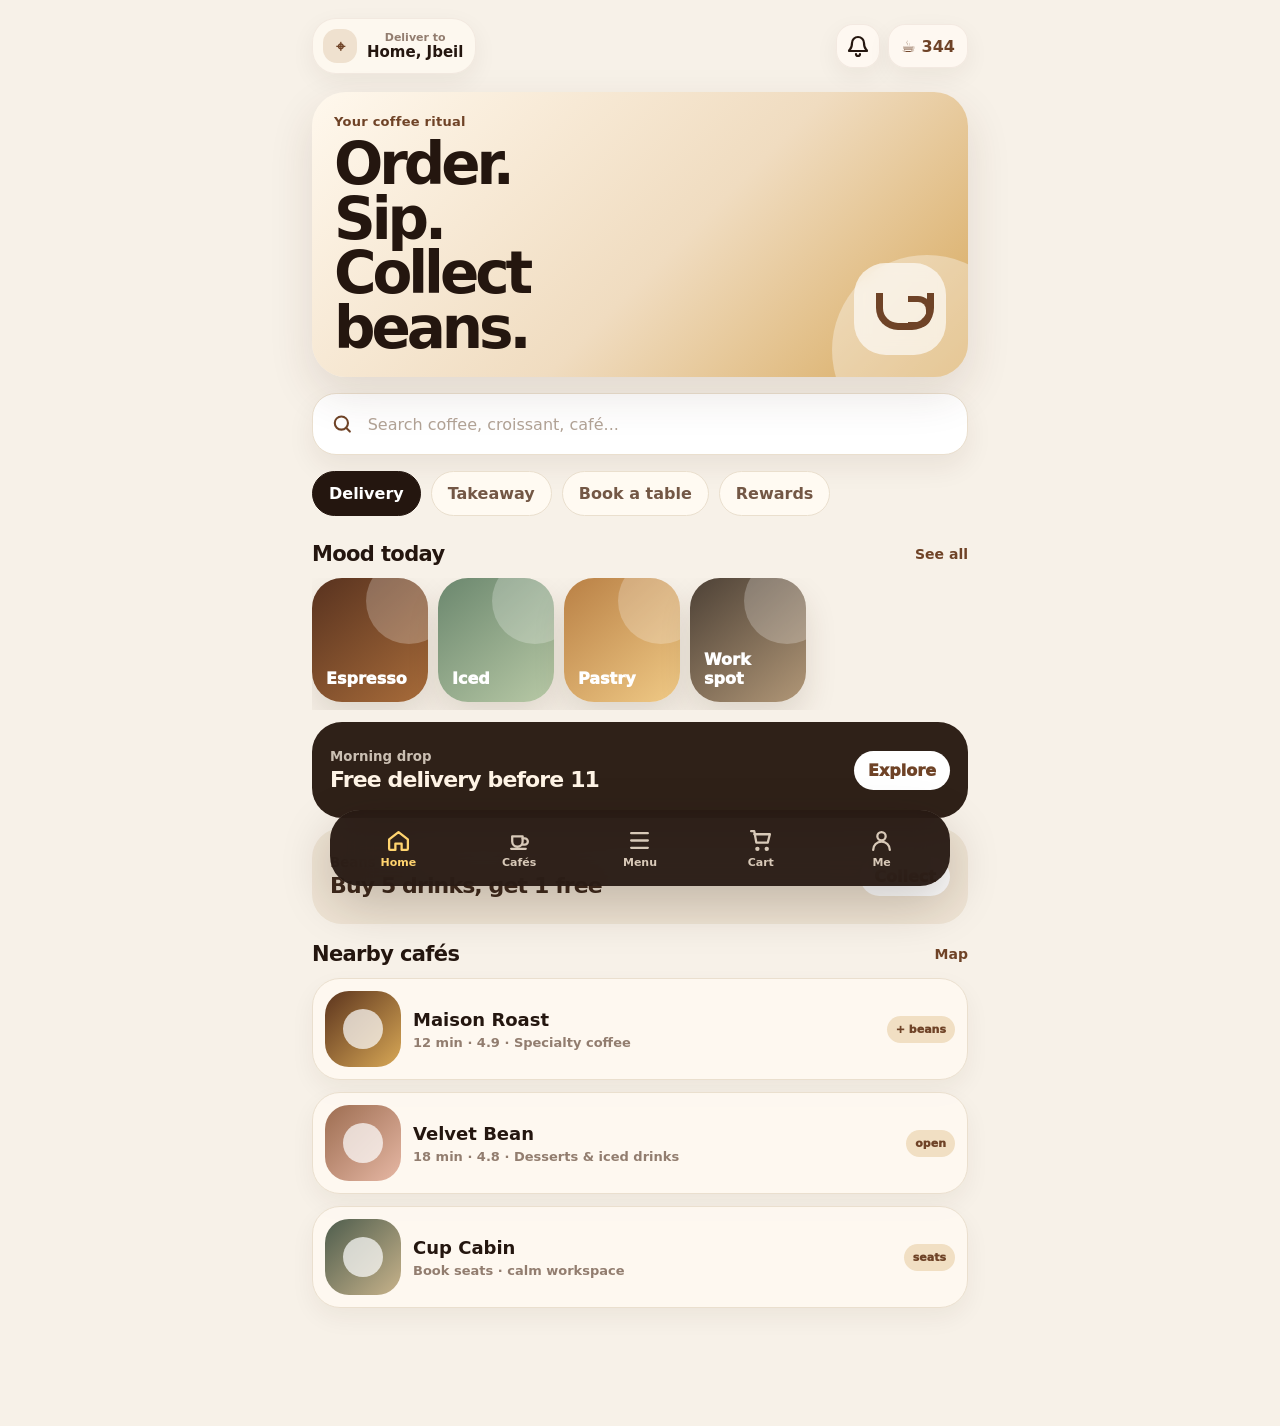
<file: index.html>
<!DOCTYPE html>
<html lang="en">
<head>
  <meta charset="UTF-8" />
  <meta name="viewport" content="width=device-width, initial-scale=1, maximum-scale=1, user-scalable=no, viewport-fit=cover" />
  <meta name="theme-color" content="#f7f1e8" />
  <title>Kahwati — Coffee App</title>
  <link rel="stylesheet" href="styles.css" />
  <script defer src="script.js"></script>
</head>
<body>
  <div class="splash" id="splash">
    <div class="mark">ق</div>
    <div class="splash-name">Kahwati</div>
  </div>

  <main class="app-shell">
    <header class="topbar">
      <button class="location-pill" aria-label="location">
        <span class="pin">⌖</span>
        <span><small>Deliver to</small><strong>Home, Jbeil</strong></span>
      </button>
      <div class="top-actions">
        <button class="icon-btn" aria-label="notifications">
          <svg viewBox="0 0 24 24"><path d="M18 9a6 6 0 0 0-12 0c0 7-3 6-3 8h18c0-2-3-1-3-8Z"/><path d="M10 20a2 2 0 0 0 4 0"/></svg>
        </button>
        <a class="beans-pill" href="rewards.html"><span>☕</span> 344</a>
      </div>
    </header>

    <section class="hero-card">
      <div>
        <p class="eyebrow">Your coffee ritual</p>
        <h1>Order. Sip. Collect beans.</h1>
      </div>
      <div class="cup-visual"><span></span></div>
    </section>

    <label class="search-card">
      <svg viewBox="0 0 24 24"><circle cx="11" cy="11" r="7"/><path d="m20 20-4-4"/></svg>
      <input placeholder="Search coffee, croissant, café..." />
    </label>

    <nav class="mode-row" aria-label="order modes">
      <button class="active">Delivery</button>
      <button>Takeaway</button>
      <button>Book a table</button>
      <button>Rewards</button>
    </nav>

    <section class="section-head">
      <h2>Mood today</h2>
      <a href="cafes.html">See all</a>
    </section>
    <div class="mood-row">
      <a class="mood-card espresso" href="menu.html"><span>Espresso</span></a>
      <a class="mood-card iced" href="menu.html"><span>Iced</span></a>
      <a class="mood-card pastry" href="menu.html"><span>Pastry</span></a>
      <a class="mood-card work" href="booking.html"><span>Work spot</span></a>
    </div>

    <section class="promo-stack">
      <article class="promo-card primary">
        <div><small>Morning drop</small><strong>Free delivery before 11</strong></div>
        <a href="cafes.html">Explore</a>
      </article>
      <article class="promo-card secondary">
        <div><small>Beans club</small><strong>Buy 5 drinks, get 1 free</strong></div>
        <a href="rewards.html">Collect</a>
      </article>
    </section>

    <section class="section-head">
      <h2>Nearby cafés</h2>
      <a href="cafes.html">Map</a>
    </section>
    <div class="cafe-list">
      <a class="cafe-card" href="menu.html">
        <div class="cafe-img roast"></div>
        <div><strong>Maison Roast</strong><p>12 min · 4.9 · Specialty coffee</p></div>
        <span class="mini-badge">+ beans</span>
      </a>
      <a class="cafe-card" href="menu.html">
        <div class="cafe-img velvet"></div>
        <div><strong>Velvet Bean</strong><p>18 min · 4.8 · Desserts & iced drinks</p></div>
        <span class="mini-badge">open</span>
      </a>
      <a class="cafe-card" href="menu.html">
        <div class="cafe-img cabin"></div>
        <div><strong>Cup Cabin</strong><p>Book seats · calm workspace</p></div>
        <span class="mini-badge">seats</span>
      </a>
    </div>
  </main>

  <nav class="bottom-nav">
    <a class="active" href="index.html"><svg viewBox="0 0 24 24"><path d="M3 11 12 4l9 7v9a1 1 0 0 1-1 1h-5v-6H9v6H4a1 1 0 0 1-1-1Z"/></svg><span>Home</span></a>
    <a href="cafes.html"><svg viewBox="0 0 24 24"><path d="M5 8h10v5a5 5 0 0 1-5 5 5 5 0 0 1-5-5Z"/><path d="M15 10h2a3 3 0 0 1 0 6h-2"/><path d="M4 20h14"/></svg><span>Cafés</span></a>
    <a href="menu.html"><svg viewBox="0 0 24 24"><path d="M4 5h16M4 12h16M4 19h16"/></svg><span>Menu</span></a>
    <a href="cart.html"><svg viewBox="0 0 24 24"><path d="M6 6h15l-2 8H8L6 3H3"/><circle cx="9" cy="20" r="1"/><circle cx="18" cy="20" r="1"/></svg><span>Cart</span></a>
    <a href="account.html"><svg viewBox="0 0 24 24"><circle cx="12" cy="8" r="4"/><path d="M4 21a8 8 0 0 1 16 0"/></svg><span>Me</span></a>
  </nav>
</body>
</html>
</file>
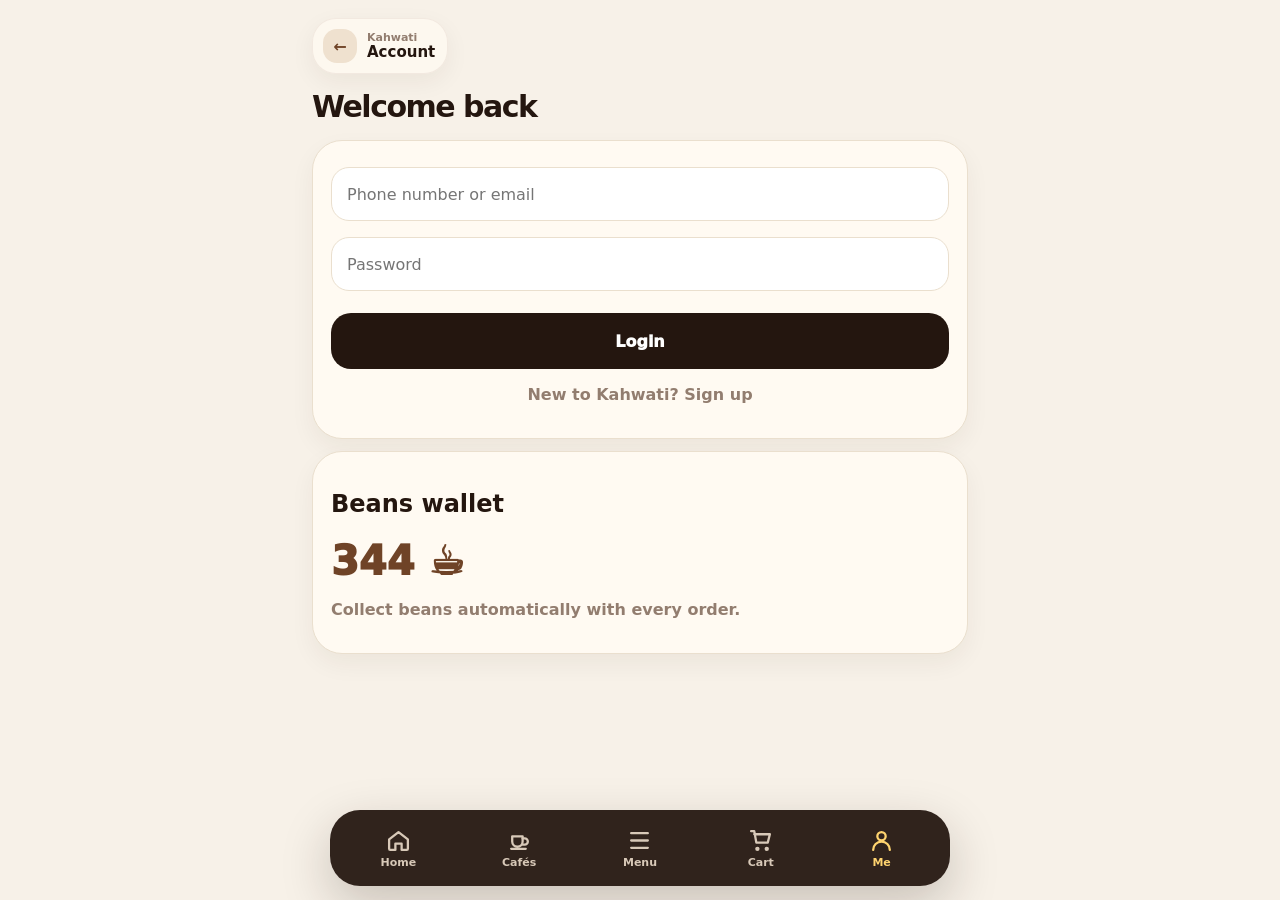
<file: account.html>
<!DOCTYPE html><html lang="en"><head><meta charset="UTF-8"><meta name="viewport" content="width=device-width, initial-scale=1, maximum-scale=1, user-scalable=no, viewport-fit=cover"><title>Kahwati — Account</title><link rel="stylesheet" href="styles.css"><script defer src="script.js"></script></head><body><main class="app-shell"><header class="topbar"><a class="location-pill" href="index.html"><span class="pin">←</span><span><small>Kahwati</small><strong>Account</strong></span></a></header><h1 class="page-title">Welcome back</h1><section class="screen-card"><input class="input" placeholder="Phone number or email"><input class="input" placeholder="Password" type="password"><a class="primary-btn" href="index.html">Login</a><p style="text-align:center;color:var(--muted);font-weight:700">New to Kahwati? Sign up</p></section><section class="screen-card" style="margin-top:12px"><h2>Beans wallet</h2><p style="font-size:40px;font-weight:950;margin:0;color:var(--coffee)">344 ☕</p><p style="color:var(--muted);font-weight:700">Collect beans automatically with every order.</p></section></main><nav class="bottom-nav"><a href="index.html"><svg viewBox="0 0 24 24"><path d="M3 11 12 4l9 7v9a1 1 0 0 1-1 1h-5v-6H9v6H4a1 1 0 0 1-1-1Z"/></svg><span>Home</span></a><a href="cafes.html"><svg viewBox="0 0 24 24"><path d="M5 8h10v5a5 5 0 0 1-5 5 5 5 0 0 1-5-5Z"/><path d="M15 10h2a3 3 0 0 1 0 6h-2"/><path d="M4 20h14"/></svg><span>Cafés</span></a><a href="menu.html"><svg viewBox="0 0 24 24"><path d="M4 5h16M4 12h16M4 19h16"/></svg><span>Menu</span></a><a href="cart.html"><svg viewBox="0 0 24 24"><path d="M6 6h15l-2 8H8L6 3H3"/><circle cx="9" cy="20" r="1"/><circle cx="18" cy="20" r="1"/></svg><span>Cart</span></a><a class="active" href="account.html"><svg viewBox="0 0 24 24"><circle cx="12" cy="8" r="4"/><path d="M4 21a8 8 0 0 1 16 0"/></svg><span>Me</span></a></nav></body></html>
</file>
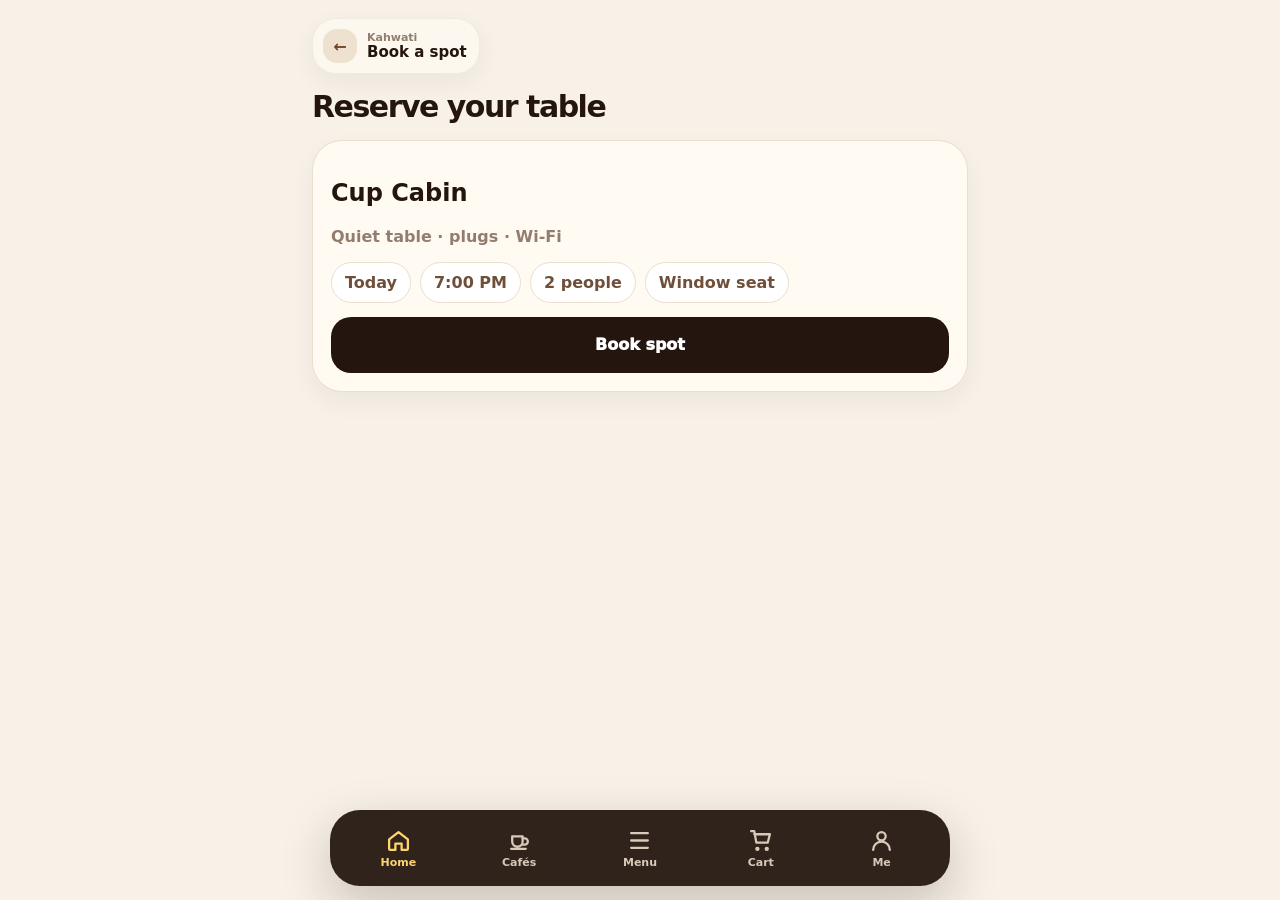
<file: booking.html>
<!DOCTYPE html><html lang="en"><head><meta charset="UTF-8"><meta name="viewport" content="width=device-width, initial-scale=1, maximum-scale=1, user-scalable=no, viewport-fit=cover"><title>Kahwati — Booking</title><link rel="stylesheet" href="styles.css"></head><body><main class="app-shell"><header class="topbar"><a class="location-pill" href="index.html"><span class="pin">←</span><span><small>Kahwati</small><strong>Book a spot</strong></span></a></header><h1 class="page-title">Reserve your table</h1><section class="screen-card"><h2>Cup Cabin</h2><p style="color:var(--muted);font-weight:700">Quiet table · plugs · Wi‑Fi</p><div class="chip-list"><span class="chip">Today</span><span class="chip">7:00 PM</span><span class="chip">2 people</span><span class="chip">Window seat</span></div><a class="primary-btn" href="index.html">Book spot</a></section></main><nav class="bottom-nav"><a class="active" href="index.html"><svg viewBox="0 0 24 24"><path d="M3 11 12 4l9 7v9a1 1 0 0 1-1 1h-5v-6H9v6H4a1 1 0 0 1-1-1Z"/></svg><span>Home</span></a><a href="cafes.html"><svg viewBox="0 0 24 24"><path d="M5 8h10v5a5 5 0 0 1-5 5 5 5 0 0 1-5-5Z"/><path d="M15 10h2a3 3 0 0 1 0 6h-2"/><path d="M4 20h14"/></svg><span>Cafés</span></a><a href="menu.html"><svg viewBox="0 0 24 24"><path d="M4 5h16M4 12h16M4 19h16"/></svg><span>Menu</span></a><a href="cart.html"><svg viewBox="0 0 24 24"><path d="M6 6h15l-2 8H8L6 3H3"/><circle cx="9" cy="20" r="1"/><circle cx="18" cy="20" r="1"/></svg><span>Cart</span></a><a href="account.html"><svg viewBox="0 0 24 24"><circle cx="12" cy="8" r="4"/><path d="M4 21a8 8 0 0 1 16 0"/></svg><span>Me</span></a></nav></body></html>
</file>
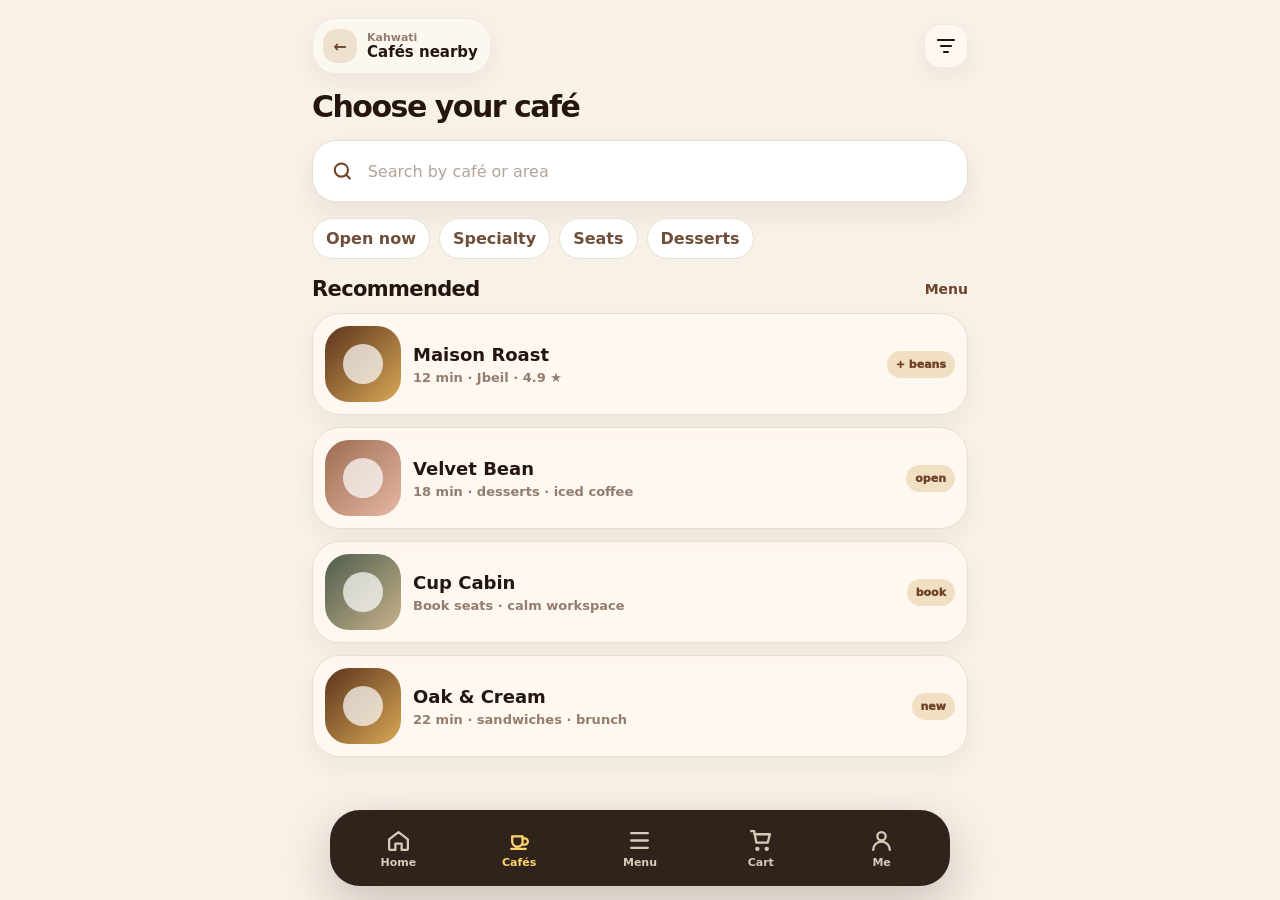
<file: cafes.html>
<!DOCTYPE html><html lang="en"><head><meta charset="UTF-8"><meta name="viewport" content="width=device-width, initial-scale=1, maximum-scale=1, user-scalable=no, viewport-fit=cover"><title>Kahwati — Cafés</title><link rel="stylesheet" href="styles.css"><script defer src="script.js"></script></head><body><main class="app-shell"><header class="topbar"><a class="location-pill" href="index.html"><span class="pin">←</span><span><small>Kahwati</small><strong>Cafés nearby</strong></span></a><div class="top-actions"><button class="icon-btn"><svg viewBox="0 0 24 24"><path d="M4 6h16M7 12h10M10 18h4"/></svg></button></div></header><h1 class="page-title">Choose your café</h1><label class="search-card"><svg viewBox="0 0 24 24"><circle cx="11" cy="11" r="7"/><path d="m20 20-4-4"/></svg><input placeholder="Search by café or area"></label><div class="chip-list"><span class="chip">Open now</span><span class="chip">Specialty</span><span class="chip">Seats</span><span class="chip">Desserts</span></div><section class="section-head"><h2>Recommended</h2><a href="menu.html">Menu</a></section><div class="cafe-list"><a class="cafe-card" href="menu.html"><div class="cafe-img roast"></div><div><strong>Maison Roast</strong><p>12 min · Jbeil · 4.9 ★</p></div><span class="mini-badge">+ beans</span></a><a class="cafe-card" href="menu.html"><div class="cafe-img velvet"></div><div><strong>Velvet Bean</strong><p>18 min · desserts · iced coffee</p></div><span class="mini-badge">open</span></a><a class="cafe-card" href="booking.html"><div class="cafe-img cabin"></div><div><strong>Cup Cabin</strong><p>Book seats · calm workspace</p></div><span class="mini-badge">book</span></a><a class="cafe-card" href="menu.html"><div class="cafe-img roast"></div><div><strong>Oak & Cream</strong><p>22 min · sandwiches · brunch</p></div><span class="mini-badge">new</span></a></div></main><nav class="bottom-nav"><a href="index.html"><svg viewBox="0 0 24 24"><path d="M3 11 12 4l9 7v9a1 1 0 0 1-1 1h-5v-6H9v6H4a1 1 0 0 1-1-1Z"/></svg><span>Home</span></a><a class="active" href="cafes.html"><svg viewBox="0 0 24 24"><path d="M5 8h10v5a5 5 0 0 1-5 5 5 5 0 0 1-5-5Z"/><path d="M15 10h2a3 3 0 0 1 0 6h-2"/><path d="M4 20h14"/></svg><span>Cafés</span></a><a href="menu.html"><svg viewBox="0 0 24 24"><path d="M4 5h16M4 12h16M4 19h16"/></svg><span>Menu</span></a><a href="cart.html"><svg viewBox="0 0 24 24"><path d="M6 6h15l-2 8H8L6 3H3"/><circle cx="9" cy="20" r="1"/><circle cx="18" cy="20" r="1"/></svg><span>Cart</span></a><a href="account.html"><svg viewBox="0 0 24 24"><circle cx="12" cy="8" r="4"/><path d="M4 21a8 8 0 0 1 16 0"/></svg><span>Me</span></a></nav></body></html>
</file>
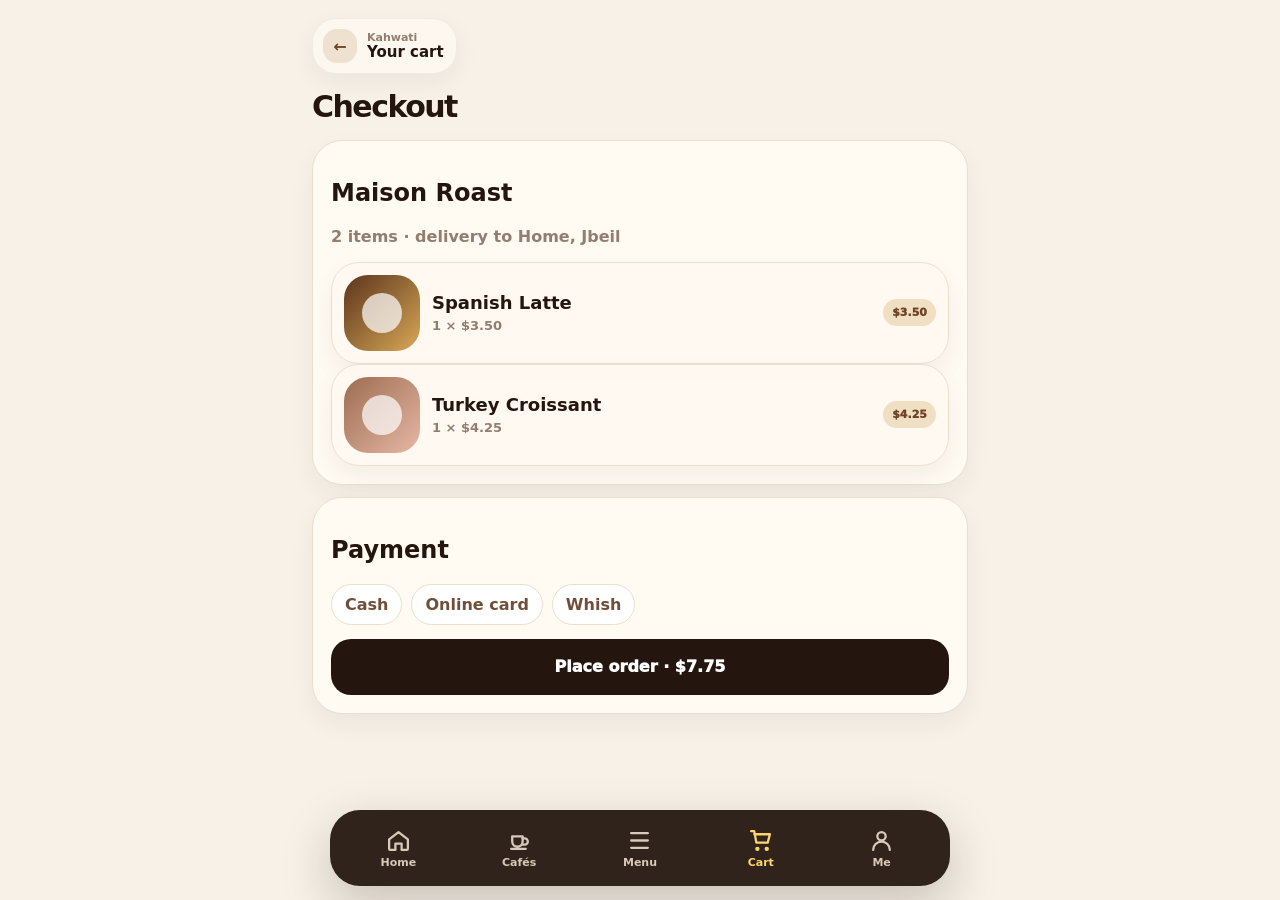
<file: cart.html>
<!DOCTYPE html><html lang="en"><head><meta charset="UTF-8"><meta name="viewport" content="width=device-width, initial-scale=1, maximum-scale=1, user-scalable=no, viewport-fit=cover"><title>Kahwati — Cart</title><link rel="stylesheet" href="styles.css"><script defer src="script.js"></script></head><body><main class="app-shell"><header class="topbar"><a class="location-pill" href="menu.html"><span class="pin">←</span><span><small>Kahwati</small><strong>Your cart</strong></span></a></header><h1 class="page-title">Checkout</h1><section class="screen-card"><h2>Maison Roast</h2><p style="color:var(--muted);font-weight:700">2 items · delivery to Home, Jbeil</p><div class="cafe-card"><div class="cafe-img roast"></div><div><strong>Spanish Latte</strong><p>1 × $3.50</p></div><span class="mini-badge">$3.50</span></div><div class="cafe-card"><div class="cafe-img velvet"></div><div><strong>Turkey Croissant</strong><p>1 × $4.25</p></div><span class="mini-badge">$4.25</span></div></section><section class="screen-card" style="margin-top:12px"><h2>Payment</h2><div class="chip-list"><span class="chip">Cash</span><span class="chip">Online card</span><span class="chip">Whish</span></div><a class="primary-btn" href="orders.html">Place order · $7.75</a></section></main><nav class="bottom-nav"><a href="index.html"><svg viewBox="0 0 24 24"><path d="M3 11 12 4l9 7v9a1 1 0 0 1-1 1h-5v-6H9v6H4a1 1 0 0 1-1-1Z"/></svg><span>Home</span></a><a href="cafes.html"><svg viewBox="0 0 24 24"><path d="M5 8h10v5a5 5 0 0 1-5 5 5 5 0 0 1-5-5Z"/><path d="M15 10h2a3 3 0 0 1 0 6h-2"/><path d="M4 20h14"/></svg><span>Cafés</span></a><a href="menu.html"><svg viewBox="0 0 24 24"><path d="M4 5h16M4 12h16M4 19h16"/></svg><span>Menu</span></a><a class="active" href="cart.html"><svg viewBox="0 0 24 24"><path d="M6 6h15l-2 8H8L6 3H3"/><circle cx="9" cy="20" r="1"/><circle cx="18" cy="20" r="1"/></svg><span>Cart</span></a><a href="account.html"><svg viewBox="0 0 24 24"><circle cx="12" cy="8" r="4"/><path d="M4 21a8 8 0 0 1 16 0"/></svg><span>Me</span></a></nav></body></html>
</file>
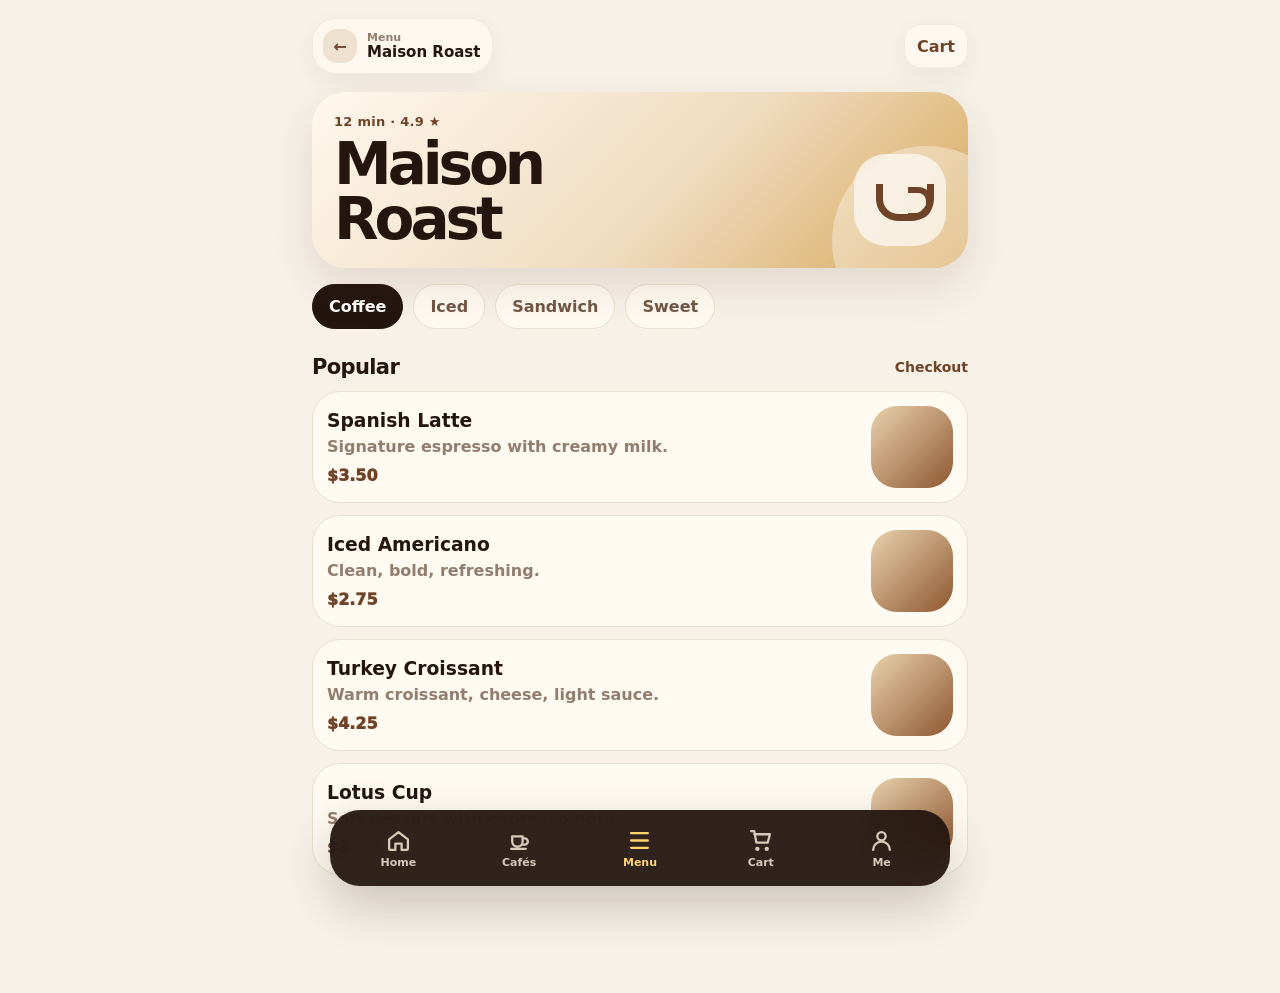
<file: menu.html>
<!DOCTYPE html><html lang="en"><head><meta charset="UTF-8"><meta name="viewport" content="width=device-width, initial-scale=1, maximum-scale=1, user-scalable=no, viewport-fit=cover"><title>Kahwati — Menu</title><link rel="stylesheet" href="styles.css"><script defer src="script.js"></script></head><body><main class="app-shell"><header class="topbar"><a class="location-pill" href="cafes.html"><span class="pin">←</span><span><small>Menu</small><strong>Maison Roast</strong></span></a><a class="beans-pill" href="cart.html">Cart</a></header><div class="hero-card"><div><p class="eyebrow">12 min · 4.9 ★</p><h1>Maison Roast</h1></div><div class="cup-visual"></div></div><div class="mode-row"><button class="active">Coffee</button><button>Iced</button><button>Sandwich</button><button>Sweet</button></div><section class="section-head"><h2>Popular</h2><a href="cart.html">Checkout</a></section><div class="simple-grid"><article class="product-card"><div><h3>Spanish Latte</h3><p>Signature espresso with creamy milk.</p><div class="price">$3.50</div></div><div class="product-img"></div></article><article class="product-card"><div><h3>Iced Americano</h3><p>Clean, bold, refreshing.</p><div class="price">$2.75</div></div><div class="product-img"></div></article><article class="product-card"><div><h3>Turkey Croissant</h3><p>Warm croissant, cheese, light sauce.</p><div class="price">$4.25</div></div><div class="product-img"></div></article><article class="product-card"><div><h3>Lotus Cup</h3><p>Soft dessert with espresso notes.</p><div class="price">$3.25</div></div><div class="product-img"></div></article></div></main><nav class="bottom-nav"><a href="index.html"><svg viewBox="0 0 24 24"><path d="M3 11 12 4l9 7v9a1 1 0 0 1-1 1h-5v-6H9v6H4a1 1 0 0 1-1-1Z"/></svg><span>Home</span></a><a href="cafes.html"><svg viewBox="0 0 24 24"><path d="M5 8h10v5a5 5 0 0 1-5 5 5 5 0 0 1-5-5Z"/><path d="M15 10h2a3 3 0 0 1 0 6h-2"/><path d="M4 20h14"/></svg><span>Cafés</span></a><a class="active" href="menu.html"><svg viewBox="0 0 24 24"><path d="M4 5h16M4 12h16M4 19h16"/></svg><span>Menu</span></a><a href="cart.html"><svg viewBox="0 0 24 24"><path d="M6 6h15l-2 8H8L6 3H3"/><circle cx="9" cy="20" r="1"/><circle cx="18" cy="20" r="1"/></svg><span>Cart</span></a><a href="account.html"><svg viewBox="0 0 24 24"><circle cx="12" cy="8" r="4"/><path d="M4 21a8 8 0 0 1 16 0"/></svg><span>Me</span></a></nav></body></html>
</file>
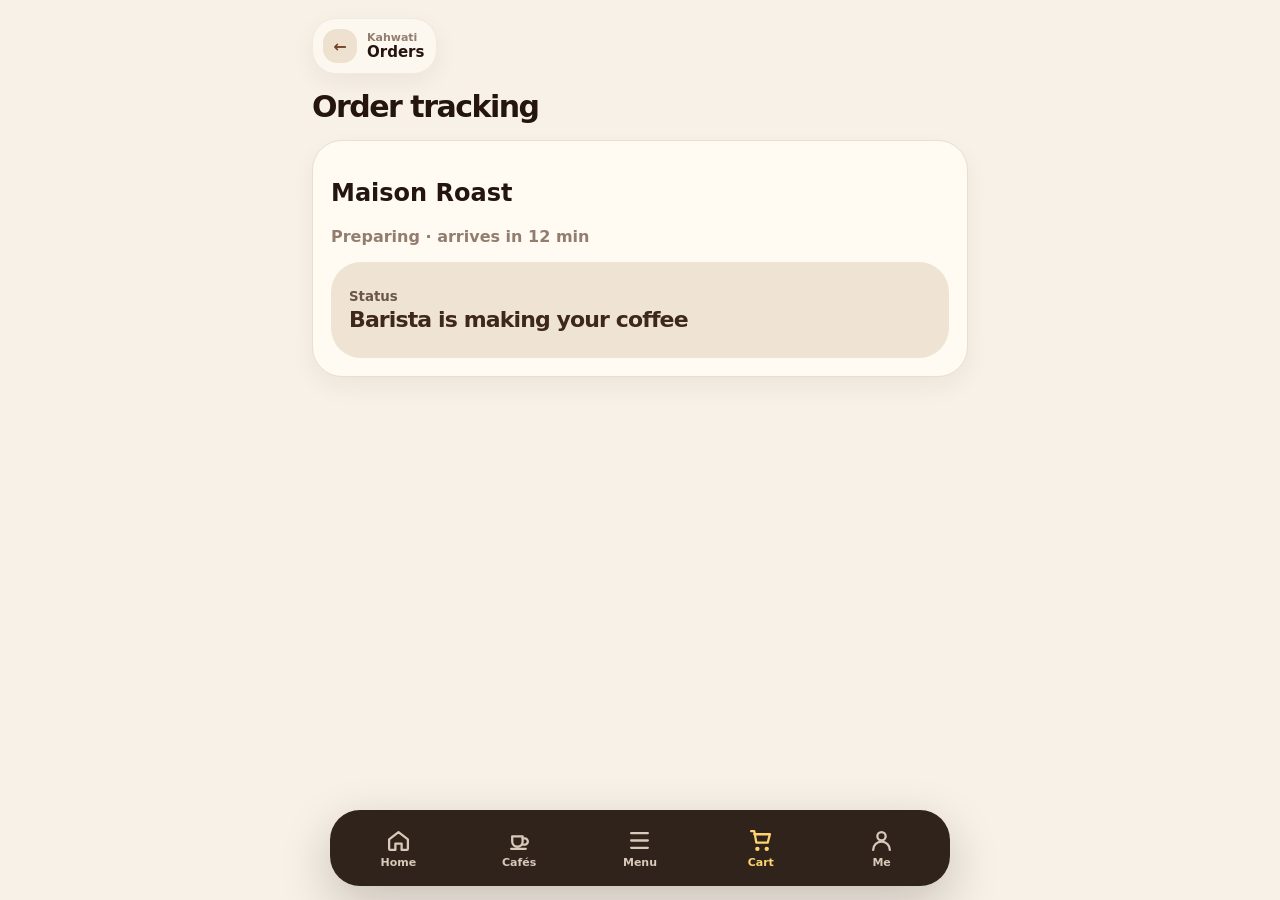
<file: orders.html>
<!DOCTYPE html><html lang="en"><head><meta charset="UTF-8"><meta name="viewport" content="width=device-width, initial-scale=1, maximum-scale=1, user-scalable=no, viewport-fit=cover"><title>Kahwati — Orders</title><link rel="stylesheet" href="styles.css"></head><body><main class="app-shell"><header class="topbar"><a class="location-pill" href="index.html"><span class="pin">←</span><span><small>Kahwati</small><strong>Orders</strong></span></a></header><h1 class="page-title">Order tracking</h1><section class="screen-card"><h2>Maison Roast</h2><p style="color:var(--muted);font-weight:700">Preparing · arrives in 12 min</p><div class="promo-card secondary"><div><small>Status</small><strong>Barista is making your coffee</strong></div></div></section></main><nav class="bottom-nav"><a href="index.html"><svg viewBox="0 0 24 24"><path d="M3 11 12 4l9 7v9a1 1 0 0 1-1 1h-5v-6H9v6H4a1 1 0 0 1-1-1Z"/></svg><span>Home</span></a><a href="cafes.html"><svg viewBox="0 0 24 24"><path d="M5 8h10v5a5 5 0 0 1-5 5 5 5 0 0 1-5-5Z"/><path d="M15 10h2a3 3 0 0 1 0 6h-2"/><path d="M4 20h14"/></svg><span>Cafés</span></a><a href="menu.html"><svg viewBox="0 0 24 24"><path d="M4 5h16M4 12h16M4 19h16"/></svg><span>Menu</span></a><a class="active" href="cart.html"><svg viewBox="0 0 24 24"><path d="M6 6h15l-2 8H8L6 3H3"/><circle cx="9" cy="20" r="1"/><circle cx="18" cy="20" r="1"/></svg><span>Cart</span></a><a href="account.html"><svg viewBox="0 0 24 24"><circle cx="12" cy="8" r="4"/><path d="M4 21a8 8 0 0 1 16 0"/></svg><span>Me</span></a></nav></body></html>
</file>
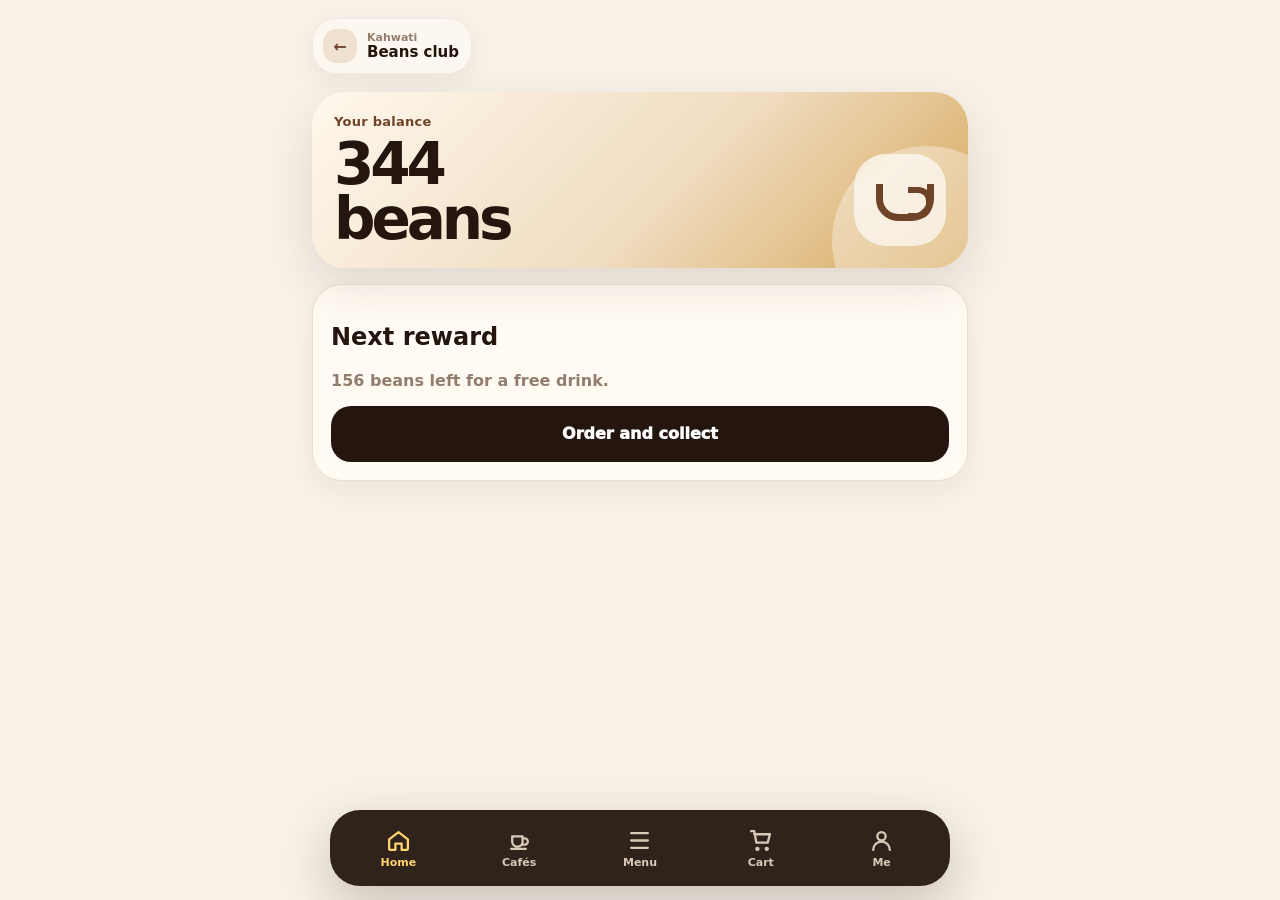
<file: rewards.html>
<!DOCTYPE html><html lang="en"><head><meta charset="UTF-8"><meta name="viewport" content="width=device-width, initial-scale=1, maximum-scale=1, user-scalable=no, viewport-fit=cover"><title>Kahwati — Rewards</title><link rel="stylesheet" href="styles.css"></head><body><main class="app-shell"><header class="topbar"><a class="location-pill" href="index.html"><span class="pin">←</span><span><small>Kahwati</small><strong>Beans club</strong></span></a></header><div class="hero-card"><div><p class="eyebrow">Your balance</p><h1>344 beans</h1></div><div class="cup-visual"></div></div><section class="screen-card"><h2>Next reward</h2><p style="color:var(--muted);font-weight:700">156 beans left for a free drink.</p><a class="primary-btn" href="cafes.html">Order and collect</a></section></main><nav class="bottom-nav"><a class="active" href="index.html"><svg viewBox="0 0 24 24"><path d="M3 11 12 4l9 7v9a1 1 0 0 1-1 1h-5v-6H9v6H4a1 1 0 0 1-1-1Z"/></svg><span>Home</span></a><a href="cafes.html"><svg viewBox="0 0 24 24"><path d="M5 8h10v5a5 5 0 0 1-5 5 5 5 0 0 1-5-5Z"/><path d="M15 10h2a3 3 0 0 1 0 6h-2"/><path d="M4 20h14"/></svg><span>Cafés</span></a><a href="menu.html"><svg viewBox="0 0 24 24"><path d="M4 5h16M4 12h16M4 19h16"/></svg><span>Menu</span></a><a href="cart.html"><svg viewBox="0 0 24 24"><path d="M6 6h15l-2 8H8L6 3H3"/><circle cx="9" cy="20" r="1"/><circle cx="18" cy="20" r="1"/></svg><span>Cart</span></a><a href="account.html"><svg viewBox="0 0 24 24"><circle cx="12" cy="8" r="4"/><path d="M4 21a8 8 0 0 1 16 0"/></svg><span>Me</span></a></nav></body></html>
</file>
<file: styles.css>
:root{
  --cream:#f7f1e8;
  --paper:#fffaf2;
  --ink:#24160f;
  --muted:#927d6f;
  --line:#eadfce;
  --coffee:#6f4327;
  --coffee-2:#a0663a;
  --gold:#d9a441;
  --sage:#8ea58f;
  --rose:#d9a29a;
  --shadow:0 18px 45px rgba(78,45,25,.12);
}
*{box-sizing:border-box;-webkit-tap-highlight-color:transparent}
html{width:100%;min-height:100%;overflow-x:hidden;background:var(--cream);touch-action:manipulation}
body{margin:0;width:100%;min-height:100dvh;overflow-x:hidden;background:var(--cream);color:var(--ink);font-family:Inter, ui-sans-serif, system-ui, -apple-system, BlinkMacSystemFont, "Segoe UI", sans-serif}
a{text-decoration:none;color:inherit}button,input{font:inherit}button{border:0;background:none;color:inherit}svg{width:24px;height:24px;fill:none;stroke:currentColor;stroke-width:2.2;stroke-linecap:round;stroke-linejoin:round}.app-shell{width:100%;max-width:720px;margin:0 auto;padding:calc(env(safe-area-inset-top) + 18px) clamp(18px,5.2vw,32px) calc(env(safe-area-inset-bottom) + 118px)}.splash{position:fixed;inset:0;z-index:99;display:grid;place-items:center;background:linear-gradient(145deg,#f7f1e8,#ead8bd);animation:hideSplash .75s ease 1.2s forwards}.mark{width:104px;height:104px;border-radius:32px;background:linear-gradient(145deg,var(--coffee),var(--gold));display:grid;place-items:center;color:white;font-size:56px;font-weight:900;box-shadow:var(--shadow)}.splash-name{position:absolute;margin-top:150px;font-size:22px;font-weight:900;color:var(--coffee)}@keyframes hideSplash{to{opacity:0;visibility:hidden}}.topbar{display:flex;align-items:center;justify-content:space-between;gap:12px;margin-bottom:18px}.location-pill{display:flex;align-items:center;gap:10px;min-width:0;padding:10px 12px 10px 10px;border-radius:24px;background:rgba(255,250,242,.75);box-shadow:0 8px 24px rgba(55,30,15,.06);border:1px solid rgba(111,67,39,.08)}.location-pill small{display:block;color:var(--muted);font-weight:700;font-size:11px;line-height:1}.location-pill strong{display:block;font-size:15px;max-width:145px;white-space:nowrap;overflow:hidden;text-overflow:ellipsis}.pin{width:34px;height:34px;border-radius:14px;background:#efe1cf;color:var(--coffee);display:grid;place-items:center;font-weight:900}.top-actions{display:flex;gap:8px;align-items:center}.icon-btn,.beans-pill{height:44px;border-radius:17px;background:rgba(255,250,242,.85);border:1px solid rgba(111,67,39,.08);box-shadow:0 8px 24px rgba(55,30,15,.06);display:flex;align-items:center;justify-content:center}.icon-btn{width:44px}.beans-pill{gap:6px;padding:0 12px;font-weight:900;color:var(--coffee)}.hero-card{position:relative;overflow:hidden;display:flex;justify-content:space-between;gap:16px;min-height:164px;padding:22px;border-radius:34px;background:linear-gradient(135deg,#fff8ed 0%,#f0dcc0 55%,#d7a85b 100%);box-shadow:var(--shadow);margin-bottom:16px}.hero-card:before{content:"";position:absolute;right:-54px;bottom:-68px;width:190px;height:190px;border-radius:50%;background:rgba(255,255,255,.35)}.eyebrow{margin:0 0 8px;color:var(--coffee);font-weight:900;font-size:13px;letter-spacing:.02em}.hero-card h1{margin:0;max-width:250px;font-size:clamp(32px,10vw,58px);line-height:.94;letter-spacing:-.07em}.cup-visual{position:relative;align-self:flex-end;width:92px;height:92px;border-radius:32px;background:rgba(255,255,255,.65);backdrop-filter:blur(8px)}.cup-visual:before{content:"";position:absolute;left:22px;top:30px;width:44px;height:30px;border:7px solid var(--coffee);border-radius:0 0 22px 22px;border-top:0}.cup-visual:after{content:"";position:absolute;right:14px;top:33px;width:18px;height:20px;border:6px solid var(--coffee);border-left:0;border-radius:0 14px 14px 0}.search-card{height:62px;border-radius:24px;background:white;display:flex;align-items:center;gap:12px;padding:0 18px;margin-bottom:16px;border:1px solid var(--line);box-shadow:0 12px 28px rgba(55,30,15,.07)}.search-card svg{color:var(--coffee)}.search-card input{border:0;outline:0;background:transparent;width:100%;font-size:16px;color:var(--ink)}.search-card input::placeholder{color:#b2a396}.mode-row,.mood-row{display:flex;gap:10px;overflow-x:auto;padding:0 0 8px;scrollbar-width:none}.mode-row::-webkit-scrollbar,.mood-row::-webkit-scrollbar{display:none}.mode-row button{white-space:nowrap;padding:12px 16px;border-radius:999px;background:#fffaf2;border:1px solid var(--line);font-weight:900;color:#735745}.mode-row .active{background:var(--ink);color:white;border-color:var(--ink)}.section-head{display:flex;justify-content:space-between;align-items:center;margin:18px 0 12px}.section-head h2{margin:0;font-size:21px;letter-spacing:-.03em}.section-head a{font-weight:900;color:var(--coffee);font-size:14px}.mood-card{flex:0 0 116px;height:124px;border-radius:30px;padding:14px;display:flex;align-items:flex-end;position:relative;overflow:hidden;color:white;box-shadow:0 16px 32px rgba(62,35,18,.13)}.mood-card span{font-weight:950;font-size:16px;position:relative;z-index:2}.mood-card:before{content:"";position:absolute;right:-24px;top:-20px;width:86px;height:86px;border-radius:50%;background:rgba(255,255,255,.24)}.espresso{background:linear-gradient(140deg,#58321f,#a86c3a)}.iced{background:linear-gradient(140deg,#6b876e,#b8c9a6)}.pastry{background:linear-gradient(140deg,#b98045,#f0ca86)}.work{background:linear-gradient(140deg,#4d4136,#b19777)}.promo-stack{display:grid;gap:10px;margin-top:12px}.promo-card{min-height:96px;border-radius:30px;padding:18px;display:flex;align-items:center;justify-content:space-between;gap:12px;overflow:hidden;position:relative}.promo-card small{display:block;font-weight:900;opacity:.75;margin-bottom:4px}.promo-card strong{display:block;font-size:22px;line-height:1.05;letter-spacing:-.04em}.promo-card a{background:white;color:var(--coffee);font-weight:950;padding:10px 14px;border-radius:999px}.promo-card.primary{background:#2f2118;color:#fff4e6}.promo-card.secondary{background:#efe4d4;color:#3d281b}.cafe-list{display:grid;gap:12px}.cafe-card{min-width:0;display:grid;grid-template-columns:76px minmax(0,1fr) auto;align-items:center;gap:12px;padding:12px;border-radius:28px;background:rgba(255,250,242,.84);border:1px solid var(--line);box-shadow:0 10px 24px rgba(55,30,15,.055)}.cafe-img{width:76px;height:76px;border-radius:24px;position:relative;overflow:hidden}.cafe-img:after{content:"";position:absolute;inset:18px;border-radius:50%;background:rgba(255,255,255,.7)}.roast{background:linear-gradient(135deg,#5c341d,#d8a856)}.velvet{background:linear-gradient(135deg,#9d6d51,#e6b7a4)}.cabin{background:linear-gradient(135deg,#4e5d4d,#c8b38b)}.cafe-card strong{display:block;font-size:18px;white-space:nowrap;overflow:hidden;text-overflow:ellipsis}.cafe-card p{margin:5px 0 0;color:var(--muted);font-weight:650;font-size:13px;white-space:nowrap;overflow:hidden;text-overflow:ellipsis}.mini-badge{font-size:11px;font-weight:950;color:var(--coffee);background:#f1dfc3;border-radius:999px;padding:7px 9px;white-space:nowrap}.bottom-nav{position:fixed;left:50%;bottom:max(14px,env(safe-area-inset-bottom));transform:translateX(-50%);z-index:40;width:calc(100% - 32px);max-width:620px;height:76px;border-radius:30px;background:rgba(36,22,15,.94);box-shadow:0 18px 50px rgba(36,22,15,.22);display:grid;grid-template-columns:repeat(5,1fr);align-items:center;padding:8px 8px;backdrop-filter:blur(18px)}.bottom-nav a{display:grid;justify-items:center;gap:3px;color:#d8c9b8;font-size:11px;font-weight:900}.bottom-nav a.active{color:#ffd46f}.bottom-nav svg{width:25px;height:25px}.page-title{font-size:30px;line-height:1;margin:10px 0 18px;letter-spacing:-.05em}.simple-grid{display:grid;gap:12px}.product-card{display:grid;grid-template-columns:1fr 82px;gap:14px;align-items:center;background:#fffaf2;border:1px solid var(--line);border-radius:28px;padding:14px}.product-card h3{margin:0 0 6px}.product-card p{margin:0;color:var(--muted);font-weight:650}.price{font-weight:950;color:var(--coffee);margin-top:10px}.product-img{width:82px;height:82px;border-radius:26px;background:linear-gradient(135deg,#e8d2ad,#8f5730)}.screen-card{background:#fffaf2;border:1px solid var(--line);border-radius:30px;padding:18px;box-shadow:0 10px 24px rgba(55,30,15,.055)}.primary-btn{display:flex;height:56px;border-radius:20px;background:var(--ink);color:white;align-items:center;justify-content:center;font-weight:950;margin-top:14px}.input{width:100%;height:54px;border-radius:18px;border:1px solid var(--line);background:white;padding:0 15px;margin:8px 0;outline:0}.chip-list{display:flex;gap:9px;flex-wrap:wrap}.chip{padding:10px 13px;border-radius:999px;background:white;border:1px solid var(--line);font-weight:850;color:#6f4f39}@media (max-width:380px){.app-shell{padding-left:18px;padding-right:18px}.top-actions{gap:6px}.icon-btn{width:42px}.beans-pill{padding:0 10px}.hero-card{padding:20px;border-radius:30px}.cup-visual{width:74px;height:74px}.mood-card{flex-basis:108px}.bottom-nav{width:calc(100% - 24px)}}
</file>
